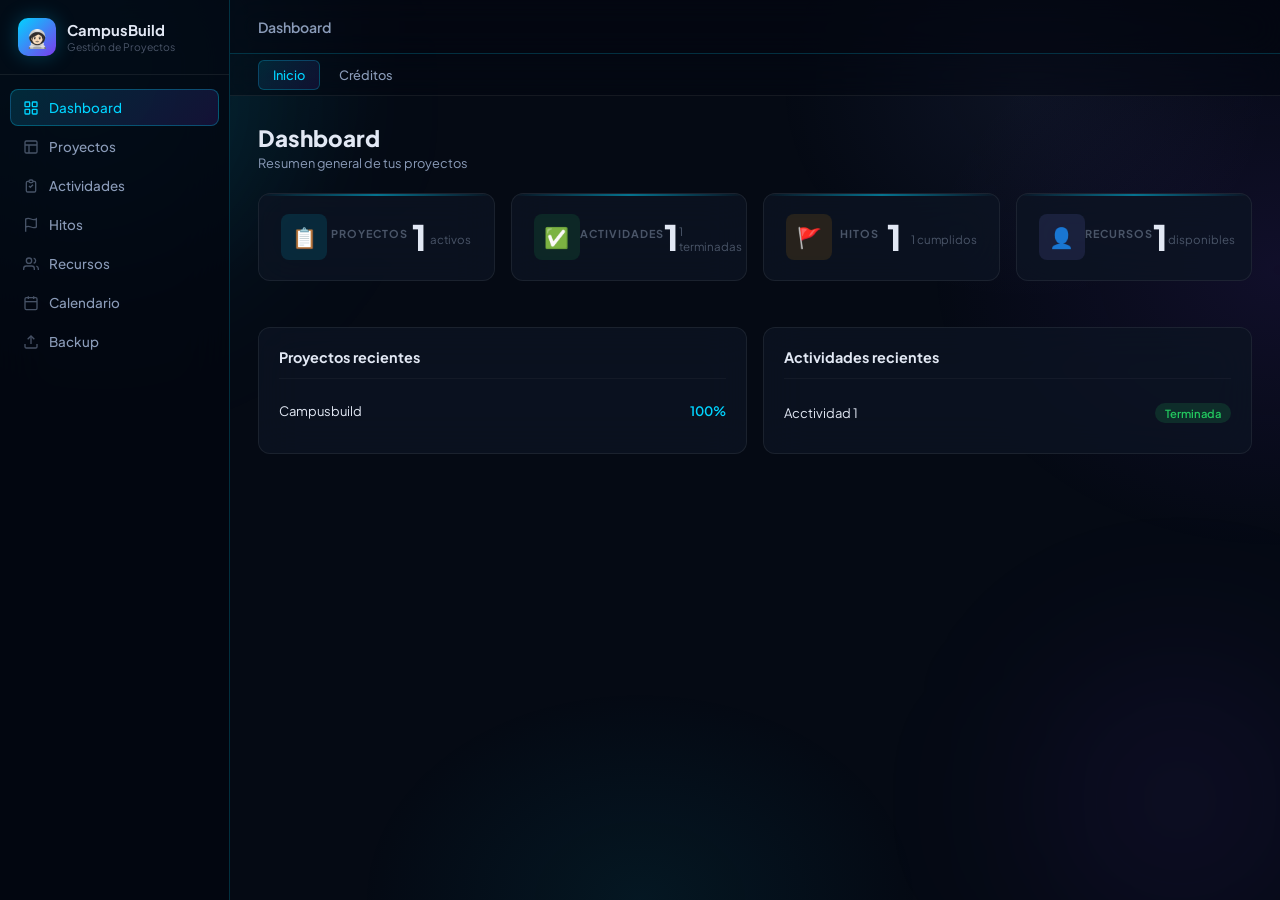
<file: html/index (2).html>
<!DOCTYPE html>
<html lang="es">

<head>
  <meta charset="UTF-8">
  <meta name="viewport" content="width=device-width, initial-scale=1.0">
  <link rel="shortcut icon" href="../img/icono_redondo.png" type="image/x-icon">
  <title>CampusBuild — Gestión de Proyectos</title>
  <link href="https://fonts.googleapis.com/css2?family=Plus+Jakarta+Sans:ital,wght@0,400;0,500;0,600;0,700;0,800;1,400&display=swap" rel="stylesheet">
  <link rel="stylesheet" href="../css/style1.css">
  <link rel="stylesheet" href="../css/dashboard.css">
  <link rel="stylesheet" href="../css/components.css">
  <link rel="stylesheet" href="../css/calendar.css">
  <link rel="stylesheet" href="../css/modals.css">
</head>

<body>

<!-- ═══════════════════ SIDEBAR ═══════════════════ -->
<div class="sidebar" id="sidebar">

  <div class="sidebar-logo">
    <div class="logo-icon">🧑🏻‍🚀</div>
    <div>
      <div class="logo-name">CampusBuild</div>
      <div class="logo-sub">Gestión de Proyectos</div>
    </div>
  </div>

  <nav class="nav">

    <div class="nav-item" onclick="navigate('dashboard'); closeSidebar()">
      <svg fill="none" viewBox="0 0 24 24" stroke="currentColor" stroke-width="2">
        <rect x="3" y="3" width="7" height="7" rx="1"/>
        <rect x="14" y="3" width="7" height="7" rx="1"/>
        <rect x="3" y="14" width="7" height="7" rx="1"/>
        <rect x="14" y="14" width="7" height="7" rx="1"/>
      </svg>
      Dashboard
    </div>

    <div class="nav-item" onclick="navigate('proyectos'); closeSidebar()">
      <svg fill="none" viewBox="0 0 24 24" stroke="currentColor" stroke-width="2">
        <rect x="3" y="3" width="18" height="18" rx="2"/>
        <path d="M3 9h18M9 21V9"/>
      </svg>
      Proyectos
    </div>

    <div class="nav-item" onclick="navigate('actividades'); closeSidebar()">
      <svg fill="none" viewBox="0 0 24 24" stroke="currentColor" stroke-width="2">
        <path d="M9 5H7a2 2 0 00-2 2v12a2 2 0 002 2h10a2 2 0 002-2V7a2 2 0 00-2-2h-2M9 5a2 2 0 002 2h2a2 2 0 002-2M9 5a2 2 0 012-2h2a2 2 0 012 2"/>
        <path d="M9 12l2 2 4-4"/>
      </svg>
      Actividades
    </div>

    <div class="nav-item" onclick="navigate('hitos'); closeSidebar()">
      <svg fill="none" viewBox="0 0 24 24" stroke="currentColor" stroke-width="2">
        <path d="M4 15s1-1 4-1 5 2 8 2 4-1 4-1V3s-1 1-4 1-5-2-8-2-4 1-4 1z"/>
        <line x1="4" y1="22" x2="4" y2="15"/>
      </svg>
      Hitos
    </div>

    <div class="nav-item" onclick="navigate('recursos'); closeSidebar()">
      <svg fill="none" viewBox="0 0 24 24" stroke="currentColor" stroke-width="2">
        <path d="M17 21v-2a4 4 0 00-4-4H5a4 4 0 00-4 4v2"/>
        <circle cx="9" cy="7" r="4"/>
        <path d="M23 21v-2a4 4 0 00-3-3.87"/>
        <path d="M16 3.13a4 4 0 010 7.75"/>
      </svg>
      Recursos
    </div>

    <div class="nav-item" onclick="navigate('calendario'); closeSidebar()">
      <svg fill="none" viewBox="0 0 24 24" stroke="currentColor" stroke-width="2">
        <rect x="3" y="4" width="18" height="18" rx="2"/>
        <line x1="16" y1="2" x2="16" y2="6"/>
        <line x1="8" y1="2" x2="8" y2="6"/>
        <line x1="3" y1="10" x2="21" y2="10"/>
      </svg>
      Calendario
    </div>

    <!-- ★ ÍTEM BACKUP — posición correcta: dentro del <nav class="nav"> -->
    <div class="nav-item" onclick="openModalBackup(); closeSidebar()">
      <svg fill="none" viewBox="0 0 24 24" stroke="currentColor" stroke-width="2">
        <path d="M21 15v4a2 2 0 01-2 2H5a2 2 0 01-2-2v-4"/>
        <polyline points="17 8 12 3 7 8"/>
        <line x1="12" y1="3" x2="12" y2="15"/>
      </svg>
      Backup
    </div>

  </nav>

</div>
<!-- Fin del sidebar -->

<div class="sidebar-overlay" id="sidebar-overlay" onclick="closeSidebar()"></div>

<!-- ═══════════════════ MAIN ═══════════════════ -->
<div class="main">

  <div class="topbar" id="topbar">
    <button class="hamburger-btn" id="hamburger-btn" onclick="toggleSidebar()" aria-label="Abrir menú">
      <svg fill="none" viewBox="0 0 24 24" stroke="currentColor" stroke-width="2">
        <line x1="3" y1="6" x2="21" y2="6"/>
        <line x1="3" y1="12" x2="21" y2="12"/>
        <line x1="3" y1="18" x2="21" y2="18"/>
      </svg>
    </button>
    <span id="topbar-title">Dashboard</span>
  </div>

  <div class="secondary-nav">
    <nav class="nav-links">
      <a href="../index.html" class="nav-link active">Inicio</a>
      <a href="../html/creditos.html" class="nav-link">Créditos</a>
    </nav>
  </div>

  <div class="content">

    <!-- ════════ DASHBOARD ════════ -->
    <div class="page active" id="page-dashboard">
      <div class="page-header">
        <div>
          <div class="page-title">Dashboard</div>
          <div class="page-subtitle">Resumen general de tus proyectos</div>
        </div>
      </div>
      <div class="stats-grid" id="stats-grid"></div>
      <div class="dash-row">
        <div class="dash-card">
          <div class="dash-card-title">Proyectos recientes</div>
          <div id="dash-projects"></div>
        </div>
        <div class="dash-card">
          <div class="dash-card-title">Actividades recientes</div>
          <div id="dash-activities"></div>
        </div>
      </div>
    </div>

    <!-- ════════ PROYECTOS ════════ -->
    <div class="page" id="page-proyectos">
      <div class="page-header">
        <div>
          <div class="page-title">Proyectos</div>
          <div class="page-subtitle">Gestiona tus proyectos de construcción</div>
        </div>
        <button class="btn-primary" onclick="openNewProyecto()">
          <svg fill="none" viewBox="0 0 24 24" stroke="currentColor" stroke-width="2.5">
            <line x1="12" y1="5" x2="12" y2="19"/><line x1="5" y1="12" x2="19" y2="12"/>
          </svg>
          Nuevo Proyecto
        </button>
      </div>
      <div class="projects-grid" id="projects-list"></div>
    </div>

    <!-- ════════ ACTIVIDADES ════════ -->
    <div class="page" id="page-actividades">
      <div class="page-header">
        <div>
          <div class="page-title">Actividades</div>
          <div class="page-subtitle">Tareas asignadas a cada proyecto</div>
        </div>
        <button class="btn-primary" onclick="openNewActividad()">
          <svg fill="none" viewBox="0 0 24 24" stroke="currentColor" stroke-width="2.5">
            <line x1="12" y1="5" x2="12" y2="19"/><line x1="5" y1="12" x2="19" y2="12"/>
          </svg>
          Nueva Actividad
        </button>
      </div>
      <div class="filter-row">
        <span class="filter-label">Filtrar por proyecto:</span>
        <select class="filter-select" id="act-filter" onchange="renderActividades()">
          <option value="">Todos</option>
        </select>
        <span class="filter-label" style="margin-left:8px">Estado:</span>
        <select class="filter-select" id="act-filter-status" onchange="renderActividades()">
          <option value="">Todos</option>
          <option>Pendiente</option>
          <option>En Proceso</option>
          <option>Terminada</option>
        </select>
      </div>
      <div id="activities-list"></div>
    </div>

    <!-- ════════ HITOS ════════ -->
    <div class="page" id="page-hitos">
      <div class="page-header">
        <div>
          <div class="page-title">Hitos</div>
          <div class="page-subtitle">Puntos clave de progreso del proyecto</div>
        </div>
        <button class="btn-primary" onclick="openNewHito()">
          <svg fill="none" viewBox="0 0 24 24" stroke="currentColor" stroke-width="2.5">
            <line x1="12" y1="5" x2="12" y2="19"/><line x1="5" y1="12" x2="19" y2="12"/>
          </svg>
          Nuevo Hito
        </button>
      </div>
      <div id="milestones-list"></div>
    </div>

    <!-- ════════ RECURSOS ════════ -->
    <div class="page" id="page-recursos">
      <div class="page-header">
        <div>
          <div class="page-title">Recursos Humanos</div>
          <div class="page-subtitle">Personal disponible para asignar a proyectos</div>
        </div>
        <button class="btn-primary" onclick="openNewRecurso()">
          <svg fill="none" viewBox="0 0 24 24" stroke="currentColor" stroke-width="2.5">
            <line x1="12" y1="5" x2="12" y2="19"/><line x1="5" y1="12" x2="19" y2="12"/>
          </svg>
          Nuevo Recurso
        </button>
      </div>
      <div class="table-wrap">
        <table>
          <thead>
            <tr>
              <th>ID</th>
              <th>Nombre</th>
              <th>Rol</th>
              <th>ARL</th>
              <th>Salario</th>
              <th style="width:80px"></th>
            </tr>
          </thead>
          <tbody id="resources-table"></tbody>
        </table>
      </div>
    </div>

    <!-- ════════ CALENDARIO ════════ -->
    <div class="page" id="page-calendario">
      <div class="page-header">
        <div>
          <div class="page-title">Calendario</div>
          <div class="page-subtitle">Cronograma visual de actividades</div>
        </div>
        <div class="cal-filter">
          <span>Proyecto:</span>
          <select id="cal-project-filter" onchange="renderCalendar()">
            <option value="">Todos</option>
          </select>
        </div>
      </div>
      <div class="cal-header">
        <button class="cal-nav-btn" onclick="changeMonth(-1)">
          <svg fill="none" viewBox="0 0 24 24" stroke="currentColor" stroke-width="2.5">
            <polyline points="15 18 9 12 15 6"/>
          </svg>
        </button>
        <div class="cal-month" id="cal-month-label">Abril 2026</div>
        <button class="cal-nav-btn" onclick="changeMonth(1)">
          <svg fill="none" viewBox="0 0 24 24" stroke="currentColor" stroke-width="2.5">
            <polyline points="9 18 15 12 9 6"/>
          </svg>
        </button>
      </div>
      <div class="cal-legend">
        <div class="cal-legend-item">
          <div class="cal-dot" style="background:var(--yellow)"></div>Pendiente
        </div>
        <div class="cal-legend-item">
          <div class="cal-dot" style="background:var(--blue)"></div>En Proceso
        </div>
        <div class="cal-legend-item">
          <div class="cal-dot" style="background:var(--green)"></div>Terminada
        </div>
      </div>
      <div class="cal-grid">
        <div class="cal-weekdays">
          <div class="cal-weekday">Dom</div>
          <div class="cal-weekday">Lun</div>
          <div class="cal-weekday">Mar</div>
          <div class="cal-weekday">Mié</div>
          <div class="cal-weekday">Jue</div>
          <div class="cal-weekday">Vie</div>
          <div class="cal-weekday">Sáb</div>
        </div>
        <div class="cal-days" id="cal-days"></div>
      </div>
    </div>

  </div>
</div>

<!-- ═══════════════════ TOAST CONTAINER ═══════════════════ -->
<div class="toast-container" id="toast-container"></div>


<!-- ═══════════════════ MODALES ═══════════════════ -->

<!-- MODAL: Proyecto -->
<div class="modal-overlay" id="modal-proyecto">
  <div class="modal">
    <div class="modal-header">
      <div class="modal-title" id="modal-proyecto-title">Nuevo Proyecto</div>
      <button class="modal-close" onclick="closeModal('modal-proyecto')">✕</button>
    </div>
    <div class="form-group">
      <label class="form-label required">Nombre</label>
      <input type="text" class="form-input" id="p-nombre" placeholder="Nombre del proyecto" maxlength="80">
    </div>
    <div class="form-group">
      <label class="form-label">Descripción</label>
      <textarea class="form-textarea" id="p-desc" placeholder="Descripción del proyecto" maxlength="300"></textarea>
    </div>
    <div class="form-row">
      <div class="form-group">
        <label class="form-label required">Fecha Inicio</label>
        <input type="date" class="form-input" id="p-inicio" onchange="actualizarMinFechaFin()">
      </div>
      <div class="form-group">
        <label class="form-label required">Fecha Fin</label>
        <input type="date" class="form-input" id="p-fin">
        <small class="field-hint" id="p-fin-hint">La fecha fin no puede ser anterior a la fecha de inicio.</small>
      </div>
    </div>
    <input type="hidden" id="p-edit-id">
    <button class="btn-submit" id="btn-save-proyecto" onclick="saveProyecto()">Crear Proyecto</button>
  </div>
</div>

<!-- MODAL: Actividad -->
<div class="modal-overlay" id="modal-actividad">
  <div class="modal">
    <div class="modal-header">
      <div class="modal-title" id="modal-actividad-title">Nueva Actividad</div>
      <button class="modal-close" onclick="closeModal('modal-actividad')">✕</button>
    </div>
    <div class="form-group">
      <label class="form-label required">Nombre</label>
      <input type="text" class="form-input" id="a-nombre" placeholder="Nombre de la actividad" maxlength="80">
    </div>
    <div class="form-group">
      <label class="form-label required">Proyecto</label>
      <select class="form-select" id="a-proyecto">
        <option value="">Seleccionar proyecto</option>
      </select>
    </div>
    <div class="form-group">
      <label class="form-label">Responsable</label>
      <select class="form-select" id="a-responsable">
        <option value="">Seleccionar recurso</option>
      </select>
    </div>
    <div class="form-row">
      <div class="form-group">
        <label class="form-label required">Fecha Inicio</label>
        <input type="date" class="form-input" id="a-inicio">
      </div>
      <div class="form-group">
        <label class="form-label">Duración (días)</label>
        <input type="number" class="form-input" id="a-duracion" value="1" min="1" max="365">
      </div>
    </div>
    <div class="form-group">
      <label class="form-label">Estado</label>
      <select class="form-select" id="a-estado">
        <option>Pendiente</option>
        <option>En Proceso</option>
        <option>Terminada</option>
      </select>
      <small class="field-hint" id="a-estado-hint" style="display:none">
        ⚠️ No puedes crear una actividad directamente como "Terminada". Inicia con Pendiente o En Proceso.
      </small>
    </div>
    <input type="hidden" id="a-edit-id">
    <button class="btn-submit" id="btn-save-actividad" onclick="saveActividad()">Crear Actividad</button>
  </div>
</div>

<!-- MODAL: Hito -->
<div class="modal-overlay" id="modal-hito">
  <div class="modal">
    <div class="modal-header">
      <div class="modal-title" id="modal-hito-title">Nuevo Hito</div>
      <button class="modal-close" onclick="closeModal('modal-hito')">✕</button>
    </div>
    <div class="form-group">
      <label class="form-label required">Nombre</label>
      <input type="text" class="form-input" id="h-nombre" placeholder="Nombre del hito" maxlength="80">
    </div>
    <div class="form-group">
      <label class="form-label">Descripción</label>
      <textarea class="form-textarea" id="h-desc" placeholder="Descripción del hito" maxlength="300"></textarea>
    </div>
    <div class="form-group">
      <label class="form-label required">Proyecto</label>
      <select class="form-select" id="h-proyecto">
        <option value="">Seleccionar proyecto</option>
      </select>
    </div>
    <div class="form-group">
      <label class="form-label">Estado</label>
      <select class="form-select" id="h-estado">
        <option>Pendiente</option>
        <option>Cumplido</option>
      </select>
    </div>
    <input type="hidden" id="h-edit-id">
    <button class="btn-submit" id="btn-save-hito" onclick="saveHito()">Crear Hito</button>
  </div>
</div>

<!-- MODAL: Recurso -->
<div class="modal-overlay" id="modal-recurso">
  <div class="modal">
    <div class="modal-header">
      <div class="modal-title" id="modal-recurso-title">Nuevo Recurso</div>
      <button class="modal-close" onclick="closeModal('modal-recurso')">✕</button>
    </div>
    <div class="form-row">
      <div class="form-group">
        <label class="form-label required">Identificación</label>
        <input type="text" class="form-input" id="r-id" placeholder="Número de ID" maxlength="15">
      </div>
      <div class="form-group">
        <label class="form-label required">Nombre completo</label>
        <input type="text" class="form-input" id="r-nombre" placeholder="Nombre completo" maxlength="80">
      </div>
    </div>
    <div class="form-row">
      <div class="form-group">
        <label class="form-label">Fecha de Nacimiento</label>
        <input type="date" class="form-input" id="r-nacimiento" onchange="validarNacimiento()">
        <small class="field-hint" id="r-nac-hint">Solo se permiten personas nacidas hasta el año 2008.</small>
      </div>
      <div class="form-group">
        <label class="form-label">Tipo de Sangre</label>
        <select class="form-select" id="r-sangre">
          <option value="">Seleccionar</option>
          <option>A+</option><option>A-</option>
          <option>B+</option><option>B-</option>
          <option>AB+</option><option>AB-</option>
          <option>O+</option><option>O-</option>
        </select>
      </div>
    </div>
    <div class="form-row">
      <div class="form-group">
        <label class="form-label">ARL</label>
        <input type="text" class="form-input" id="r-arl" placeholder="Ej: SURA" maxlength="40">
      </div>
      <div class="form-group">
        <label class="form-label">Género</label>
        <select class="form-select" id="r-genero">
          <option value="">Seleccionar</option>
          <option>Masculino</option>
          <option>Femenino</option>
          <option>Otro</option>
        </select>
      </div>
    </div>
    <div class="form-row">
      <div class="form-group">
        <label class="form-label">Salario</label>
        <input type="number" class="form-input" id="r-salario" value="0" min="0">
      </div>
      <div class="form-group">
        <label class="form-label required">Rol</label>
        <select class="form-select" id="r-rol">
          <option value="">Seleccionar</option>
          <option>Ingeniero</option>
          <option>Arquitecto</option>
          <option>Obrero</option>
          <option>Supervisor</option>
          <option>Administrador</option>
          <option>Diseñador</option>
          <option>Técnico</option>
        </select>
      </div>
    </div>
    <input type="hidden" id="r-edit-id">
    <button class="btn-submit" id="btn-save-recurso" onclick="saveRecurso()">Crear Recurso</button>
  </div>
</div>

<!-- MODAL: Confirmar Eliminación -->
<div class="modal-overlay" id="modal-confirm">
  <div class="modal confirm-modal">
    <div class="confirm-icon">🗑️</div>
    <div class="confirm-title">¿Eliminar este elemento?</div>
    <div class="confirm-msg" id="confirm-msg">Esta acción no se puede deshacer.</div>
    <div class="confirm-btns">
      <button class="btn-cancel" onclick="closeModal('modal-confirm')">Cancelar</button>
      <button class="btn-danger" id="confirm-ok-btn">Eliminar</button>
    </div>
  </div>
</div>

<!-- ★ MODAL: Backup (Exportar / Importar) -->
<div class="modal-overlay" id="modal-backup">
  <div class="modal" style="width:530px; max-width:95vw;">
    <div class="modal-header">
      <div class="modal-title">💾 Exportar / Importar datos</div>
      <button class="modal-close" onclick="closeModal('modal-backup')">✕</button>
    </div>
    <div class="form-group">
      <label class="form-label">Datos actuales en el sistema</label>
      <div id="backup-summary" style="display:grid;grid-template-columns:repeat(auto-fit,minmax(110px,1fr));gap:8px;margin-top:4px;"></div>
    </div>
    <!-- EXPORTAR -->
    <div style="background:var(--surface2);border:1px solid var(--border);border-radius:var(--radius-sm);padding:16px;margin-bottom:14px;">
      <div style="display:flex;align-items:flex-start;gap:12px;margin-bottom:12px">
        <span style="font-size:22px;line-height:1">📤</span>
        <div>
          <div style="font-size:0.88rem;font-weight:700;color:var(--text);margin-bottom:2px">Exportar datos</div>
          <div style="font-size:0.74rem;color:var(--text-muted)">Descarga un archivo .json con todos los proyectos, actividades, hitos y recursos.</div>
        </div>
      </div>
      <button class="btn-submit" onclick="exportarDatos()" style="margin-top:0">📥 Descargar backup (.json)</button>
    </div>
    <!-- IMPORTAR -->
    <div style="background:var(--surface2);border:1px solid var(--border);border-radius:var(--radius-sm);padding:16px;">
      <div style="display:flex;align-items:flex-start;gap:12px;margin-bottom:12px">
        <span style="font-size:22px;line-height:1">📂</span>
        <div>
          <div style="font-size:0.88rem;font-weight:700;color:var(--text);margin-bottom:2px">Importar datos</div>
          <div style="font-size:0.74rem;color:var(--text-muted)">Carga un archivo .json exportado previamente. Se validará la estructura y los duplicados se omitirán automáticamente.</div>
        </div>
      </div>
      <input type="file" id="import-file-input" accept=".json,application/json" style="display:none"
        onchange="
          const f=this.files[0];
          document.getElementById('import-file-name').textContent = f ? f.name : 'Ningún archivo seleccionado';
          document.getElementById('btn-importar').disabled = !f;
          const ra=document.getElementById('import-result');
          ra.style.display='none'; ra.innerHTML='';
        ">
      <div style="display:flex;align-items:center;gap:10px;margin-bottom:10px;flex-wrap:wrap">
        <button class="btn-cancel" style="flex:0 0 auto" onclick="document.getElementById('import-file-input').click()">
          Seleccionar archivo
        </button>
        <span id="import-file-name" style="font-size:0.78rem;color:var(--text-muted);overflow:hidden;text-overflow:ellipsis;white-space:nowrap;flex:1;min-width:0;">
          Ningún archivo seleccionado
        </span>
      </div>
      <button id="btn-importar" class="btn-submit" disabled
        style="margin-top:0;background:linear-gradient(135deg,#22c55e,#16a34a);"
        onclick="
          const f=document.getElementById('import-file-input').files[0];
          if(!f){toast('Selecciona un archivo .json primero','error');return;}
          importarDatos(f);
        ">
        Importar datos
      </button>
      <div id="import-result" style="display:none"></div>
    </div>
  </div>
</div>


<!-- ═══════════════════ SCRIPTS — orden crítico ═══════════════════ -->
<script src="../js/store.js"></script>
<script src="../js/ui.js"></script>
<script src="../js/dashboard.js"></script>
<script src="../js/proyectos.js"></script>
<script src="../js/actividades.js"></script>
<script src="../js/hitos.js"></script>
<script src="../js/recursos.js"></script>
<script src="../js/calendario.js"></script>
<script src="../js/main.js"></script>
<script src="../js/validaciones.js"></script>
<script src="../js/backup.js"></script>

</body>
</html>
</file>
<file: css/style1.css>
/* ═══════════════════════════════════════════
   CampusBuild — style1.css
   Contiene: variables globales, reset, fondo animado,
   layout principal, sidebar, topbar, botones, badges,
   progress bar, tabla, filtros y responsive.
   Diseño: glassmorphism oscuro con luces orb animadas.
═══════════════════════════════════════════ */

/* ══════════════════════════
   VARIABLES GLOBALES
   Define todos los colores, tamaños y sombras
   usados en toda la aplicación.
══════════════════════════ */
:root {
  /* ── Fondos principales (escala oscura azul-negra) ── */
  --bg:              #050a14;        /* Fondo base de la app, casi negro azulado */
  --bg-deep:         #030710;        /* Fondo más profundo para sidebar y topbar */
  --surface:         rgba(13,20,35,0.75);   /* Superficie de cards con transparencia */
  --surface2:        rgba(18,28,50,0.8);    /* Superficie secundaria, hover de inputs */
  --surface3:        rgba(25,38,65,0.85);   /* Superficie terciaria, hover de botones */

  /* ── Bordes con transparencia ── */
  --border:          rgba(255,255,255,0.07);   /* Borde sutil estándar */
  --border-lite:     rgba(255,255,255,0.04);   /* Borde muy sutil para separadores */
  --border2:         rgba(255,255,255,0.1);    /* Borde con más contraste */
  --border-accent:   rgba(0,212,255,0.2);      /* Borde con acento cian para elementos activos */

  /* ── Texto ── */
  --text:            #e2e8f4;        /* Texto principal, casi blanco */
  --text-dim:        #8a9bb8;        /* Texto secundario, gris azulado */
  --text-muted:      #4a5568;        /* Texto apagado, labels y metadatos */

  /* ── Acento principal: gradiente cian → violeta ── */
  --accent-1:        #00d4ff;        /* Cian brillante para elementos activos */
  --accent-2:        #7c3aed;        /* Violeta para el degradado del acento */
  --orange:          #00d4ff;        /* Mantiene compatibilidad con clases .btn-primary */
  --orange-hover:    #00b8e0;        /* Hover del acento principal */
  --orange-bg:       rgba(0,212,255,0.12);     /* Fondo translúcido del acento */
  --orange-border:   rgba(0,212,255,0.25);     /* Borde del acento */

  /* ── Colores de iconos en stat cards ── */
  --icon-orange-bg:  rgba(0,212,255,0.15);
  --icon-orange:     #00d4ff;
  --icon-blue-bg:    rgba(129,140,248,0.15);
  --icon-blue:       #818cf8;
  --icon-red-bg:     rgba(239,68,68,0.15);
  --icon-red:        #ef4444;
  --icon-teal-bg:    rgba(20,184,166,0.15);
  --icon-teal:       #14b8a6;

  /* ── Colores de estado (actividades, hitos) ── */
  --green:           #22c55e;
  --green-light:     rgba(34,197,94,0.15);
  --blue:            #60a5fa;
  --blue-light:      rgba(96,165,250,0.15);
  --yellow:          #f59e0b;
  --yellow-light:    rgba(245,158,11,0.15);
  --red:             #ef4444;
  --red-light:       rgba(239,68,68,0.15);

  /* ── Colores de badges (etiquetas de estado) ── */
  --badge-yellow:    #f59e0b;
  --badge-yellow-bg: rgba(245,158,11,0.15);
  --badge-blue:      #60a5fa;
  --badge-blue-bg:   rgba(96,165,250,0.15);
  --badge-green:     #22c55e;
  --badge-green-bg:  rgba(34,197,94,0.15);
  --badge-orange:    #f97316;
  --badge-orange-bg: rgba(249,115,22,0.15);

  /* ── Colores de barras de progreso ── */
  --bar-yellow:      #f59e0b;
  --bar-blue:        #60a5fa;
  --bar-green:       #22c55e;

  /* ── Medidas de layout ── */
  --sidebar-w:  230px;           /* Ancho fijo del sidebar izquierdo */
  --topbar-h:   54px;            /* Altura de la barra superior */
  --radius:     12px;            /* Radio de borde para cards principales */
  --radius-sm:  8px;             /* Radio de borde para elementos pequeños */

  /* ── Sombras ── */
  --shadow:     0 4px 24px rgba(0,0,0,0.5);
  --shadow-lg:  0 8px 40px rgba(0,0,0,0.7);
}

/* ══════════════════════════
   RESET GLOBAL
   Elimina márgenes/paddings por defecto del navegador
   y aplica box-sizing para un layout predecible.
══════════════════════════ */
*, *::before, *::after { margin:0; padding:0; box-sizing:border-box; }
html { scroll-behavior: smooth; }

/* ══════════════════════════
   BODY
   Fondo oscuro base, tipografía principal y layout flex.
══════════════════════════ */
body {
  font-family: 'Plus Jakarta Sans', system-ui, sans-serif;
  background: var(--bg);                /* Fondo oscuro azulado */
  color: var(--text);
  display: flex;
  min-height: 100vh;
  font-size: 14px;
  position: relative;
  overflow-x: hidden;
}

/* ══════════════════════════
   FONDO ANIMADO — LUCES ORB
   Crea el efecto de esferas de luz flotantes (orbs) que
   se mueven suavemente en el fondo de toda la app.
   Usa position:fixed para cubrir toda la pantalla.
══════════════════════════ */

/* Contenedor que abarca toda la pantalla detrás del contenido */
body::before {
  content: '';
  position: fixed;
  inset: 0;
  z-index: 0;
  pointer-events: none;   /* No interfiere con clics del usuario */

  /* Múltiples gradientes radiales simulando "luces" de colores */
  background:
    radial-gradient(ellipse 600px 500px at 0% 0%,   rgba(0,212,255,0.12) 0%, transparent 70%),
    radial-gradient(ellipse 500px 400px at 100% 30%, rgba(124,58,237,0.1) 0%, transparent 70%),
    radial-gradient(ellipse 400px 300px at 50% 100%, rgba(6,182,212,0.08) 0%, transparent 70%),
    radial-gradient(ellipse 350px 300px at 80% 10%,  rgba(129,140,248,0.07) 0%, transparent 70%);
}

/* Orb 1 — cian, esquina superior izquierda, movimiento lento */
body::after {
  content: '';
  position: fixed;
  width: 500px; height: 500px;
  border-radius: 50%;
  top: -150px; left: -150px;
  background: radial-gradient(circle, rgba(0,212,255,0.15), transparent 70%);
  filter: blur(80px);
  pointer-events: none;
  z-index: 0;
  animation: orbFloat1 12s ease-in-out infinite;  /* Animación suave infinita */
}

/* Animación del orb: traslación suave en X e Y */
@keyframes orbFloat1 {
  0%, 100% { transform: translate(0, 0); }
  33%       { transform: translate(40px, -30px); }
  66%       { transform: translate(-20px, 30px); }
}

/* Clase extra para el orb violeta (agregado via JS en main.js) */
.orb-purple {
  position: fixed;
  width: 400px; height: 400px;
  border-radius: 50%;
  bottom: -100px; right: -100px;
  background: radial-gradient(circle, rgba(124,58,237,0.12), transparent 70%);
  filter: blur(80px);
  pointer-events: none;
  z-index: 0;
  animation: orbFloat2 15s ease-in-out infinite;
}

@keyframes orbFloat2 {
  0%, 100% { transform: translate(0, 0); }
  50%       { transform: translate(-30px, -40px); }
}

/* Asegura que todos los elementos principales queden ENCIMA del fondo */
.sidebar, .main { position: relative; z-index: 1; }

/* ══════════════════════════
   SIDEBAR
   Panel de navegación lateral izquierdo con efecto
   glassmorphism (cristal translúcido con blur).
══════════════════════════ */
.sidebar {
  width: var(--sidebar-w);
  background: rgba(3,7,16,0.82);        /* Fondo semi-transparente oscuro */
  backdrop-filter: blur(24px);           /* Desenfoque del fondo → efecto cristal */
  -webkit-backdrop-filter: blur(24px);   /* Soporte para Safari */
  border-right: 1px solid var(--border-accent);  /* Borde cian tenue a la derecha */
  display: flex;
  flex-direction: column;
  position: fixed;                        /* Fijo, no se mueve al hacer scroll */
  top: 0; left: 0;
  height: 100vh;
  z-index: 100;
}

/* ── Logo / header del sidebar ── */
.sidebar-logo {
  display: flex;
  align-items: center;
  gap: 11px;
  padding: 18px;
  border-bottom: 1px solid var(--border);
}

/* Cuadrado del icono del logo con gradiente */
.logo-icon {
  width: 38px; height: 38px;
  background: linear-gradient(135deg, var(--accent-1), var(--accent-2));
  border-radius: 10px;
  display: flex; align-items: center; justify-content: center;
  font-size: 18px;
  flex-shrink: 0;
  box-shadow: 0 0 20px rgba(0,212,255,0.25);   /* Brillo suave debajo del logo */
}

.logo-name { font-size: 0.92rem; font-weight: 700; color: var(--text); }
.logo-sub  { font-size: 0.65rem; color: var(--text-muted); margin-top: 1px; }

/* Contenedor de los nav items */
.nav {
  flex: 1;
  padding: 14px 10px;
  display: flex;
  flex-direction: column;
  gap: 2px;
  overflow-y: auto;
}

/* Cada ítem del menú de navegación */
.nav-item {
  display: flex;
  align-items: center;
  gap: 10px;
  padding: 9px 12px;
  border-radius: var(--radius-sm);
  color: var(--text-dim);
  font-size: 0.84rem;
  font-weight: 500;
  cursor: pointer;
  border: 1px solid transparent;         /* Borde invisible por defecto */
  background: none;
  width: 100%;
  text-align: left;
  font-family: inherit;
  transition: background 0.2s, color 0.2s, border-color 0.2s;
}

.nav-item svg {
  width: 16px; height: 16px;
  flex-shrink: 0;
  opacity: 0.5;
  transition: opacity 0.15s;
}

/* Hover: fondo translúcido sutil */
.nav-item:hover        { background: rgba(0,212,255,0.07); color: var(--text); border-color: rgba(0,212,255,0.1); }
.nav-item:hover svg    { opacity: 1; }

/* Estado activo: gradiente de acento cian→violeta */
.nav-item.active {
  background: linear-gradient(135deg, rgba(0,212,255,0.15), rgba(124,58,237,0.15));
  color: var(--accent-1);
  border-color: rgba(0,212,255,0.3);
}
.nav-item.active svg { opacity: 1; }

/* ══════════════════════════
   LAYOUT PRINCIPAL
   El .main empuja su contenido a la derecha del sidebar.
══════════════════════════ */
.main {
  margin-left: var(--sidebar-w);    /* Desplaza el contenido para no tapar el sidebar fijo */
  flex: 1;
  display: flex;
  flex-direction: column;
  min-height: 100vh;
}

/* ── Barra superior ── */
.topbar {
  height: var(--topbar-h);
  background: rgba(3,7,16,0.7);           /* Semi-transparente para ver las luces del fondo */
  backdrop-filter: blur(16px);
  -webkit-backdrop-filter: blur(16px);
  border-bottom: 1px solid var(--border-accent);
  display: flex;
  align-items: center;
  padding: 0 28px;
  position: sticky;                         /* Se queda pegado al top al hacer scroll */
  top: 0;
  z-index: 90;
  font-size: 0.88rem;
  font-weight: 600;
  color: var(--text-dim);
}

/* Área de contenido de cada página */
.content {
  flex: 1;
  padding: 28px;
  display: flex;
  flex-direction: column;
  gap: 22px;
}

/* ══════════════════════════
   PÁGINAS
   Solo la página activa es visible (display: contents).
══════════════════════════ */
.page         { display: none; }
.page.active  { display: contents; }   /* "contents" hereda el gap del flex parent */

/* ══════════════════════════
   ENCABEZADO DE SECCIÓN
   Título + subtítulo + botón de acción (Nuevo...)
══════════════════════════ */
.page-header {
  display: flex;
  align-items: center;
  justify-content: space-between;
  gap: 16px;
}

.page-title    { font-size: 1.4rem; font-weight: 800; color: var(--text); }
.page-subtitle { font-size: 0.8rem; color: var(--text-dim); margin-top: 3px; }

/* ══════════════════════════
   BOTONES
══════════════════════════ */

/* Botón primario: fondo de acento con gradiente */
.btn-primary {
  display: flex;
  align-items: center;
  gap: 6px;
  padding: 9px 18px;
  background: linear-gradient(135deg, var(--accent-1), var(--accent-2));
  color: #fff;
  border: none;
  border-radius: var(--radius-sm);
  font-size: 0.82rem;
  font-weight: 700;
  cursor: pointer;
  font-family: inherit;
  transition: opacity 0.15s, transform 0.1s;
  box-shadow: 0 0 20px rgba(0,212,255,0.2);   /* Brillo del botón */
}
.btn-primary svg { width: 13px; height: 13px; }
.btn-primary:hover { opacity: 0.88; transform: translateY(-1px); }

/* Botón de submit dentro de modales */
.btn-submit {
  width: 100%;
  padding: 11px;
  background: linear-gradient(135deg, var(--accent-1), var(--accent-2));
  color: #fff;
  border: none;
  border-radius: var(--radius-sm);
  font-size: 0.88rem;
  font-weight: 700;
  cursor: pointer;
  font-family: inherit;
  margin-top: 6px;
  transition: opacity 0.15s;
  box-shadow: 0 0 20px rgba(0,212,255,0.15);
}
.btn-submit:hover { opacity: 0.88; }

/* Botón cancelar en modales */
.btn-cancel {
  flex: 1;
  padding: 10px;
  background: var(--surface2);
  color: var(--text-dim);
  border: 1px solid var(--border);
  border-radius: var(--radius-sm);
  font-size: 0.84rem;
  font-weight: 600;
  cursor: pointer;
  font-family: inherit;
  transition: background 0.15s;
}
.btn-cancel:hover { background: var(--surface3); color: var(--text); }

/* Botón de acción destructiva (eliminar) */
.btn-danger {
  flex: 1;
  padding: 10px;
  background: var(--red);
  color: #fff;
  border: none;
  border-radius: var(--radius-sm);
  font-size: 0.84rem;
  font-weight: 600;
  cursor: pointer;
  font-family: inherit;
  transition: background 0.15s;
}
.btn-danger:hover { background: #dc2626; }

/* Botón de ícono pequeño (editar / eliminar en filas) */
.icon-btn {
  width: 32px; height: 32px;
  border-radius: var(--radius-sm);
  background: var(--surface2);
  border: 1px solid var(--border);
  cursor: pointer;
  display: flex; align-items: center; justify-content: center;
  color: var(--text-dim);
  transition: background 0.15s, color 0.15s, border-color 0.15s;
  backdrop-filter: blur(8px);
}
.icon-btn svg           { width: 14px; height: 14px; }
.icon-btn:hover         { background: rgba(0,212,255,0.1); color: var(--accent-1); border-color: var(--border-accent); }
.icon-btn.danger:hover  { background: var(--red-light); color: var(--red); border-color: var(--red); }

/* ══════════════════════════
   BADGES (etiquetas de estado)
   Pequeñas píldoras de color para indicar
   el estado de actividades e hitos.
══════════════════════════ */
.badge {
  display: inline-flex;
  align-items: center;
  padding: 3px 10px;
  border-radius: 99px;
  font-size: 0.7rem;
  font-weight: 600;
  white-space: nowrap;
}
.badge-yellow  { background: var(--badge-yellow-bg);  color: var(--badge-yellow); }
.badge-blue    { background: var(--badge-blue-bg);    color: var(--badge-blue); }
.badge-green   { background: var(--badge-green-bg);   color: var(--badge-green); }
.badge-orange  { background: var(--badge-orange-bg);  color: var(--badge-orange); }

/* ══════════════════════════
   PROGRESS BAR
   Barra de progreso con degradado animado.
══════════════════════════ */
.progress-bar {
  height: 4px;
  background: rgba(255,255,255,0.06);
  border-radius: 99px;
  overflow: hidden;
  margin-top: 10px;
}
.progress-fill {
  height: 100%;
  border-radius: 99px;
  background: linear-gradient(90deg, var(--accent-1), var(--accent-2));  /* Gradiente cian→violeta */
  transition: width 0.6s ease;
}

/* ══════════════════════════
   FILTER ROW
   Fila de filtros con selects para filtrar listas.
══════════════════════════ */
.filter-row {
  display: flex;
  align-items: center;
  gap: 10px;
  flex-wrap: wrap;
}
.filter-label  { font-size: 13px; color: var(--text-dim); }
.filter-select {
  background: var(--surface2);
  backdrop-filter: blur(8px);
  border: 1px solid var(--border);
  border-radius: var(--radius-sm);
  color: var(--text);
  padding: 7px 12px;
  font-size: 13px;
  font-family: inherit;
  cursor: pointer;
  outline: none;
  transition: border-color 0.2s;
}
.filter-select:focus { border-color: var(--accent-1); box-shadow: 0 0 0 3px var(--orange-bg); }

/* ══════════════════════════
   EMPTY STATE
   Mensaje cuando no hay datos que mostrar.
══════════════════════════ */
.empty-state      { text-align: center; padding: 40px 20px; }
.empty-state-icon { font-size: 36px; margin-bottom: 10px; }
.empty-state-text { font-size: 0.84rem; color: var(--text-muted); }

/* ══════════════════════════
   TABLE
   Tabla de recursos con fondo glassmorphism.
══════════════════════════ */
.table-wrap {
  background: var(--surface);
  backdrop-filter: blur(16px);
  -webkit-backdrop-filter: blur(16px);
  border: 1px solid var(--border);
  border-radius: var(--radius);
  overflow: hidden;
}
table            { width: 100%; border-collapse: collapse; }
th {
  padding: 12px 16px;
  text-align: left;
  font-size: 11px;
  font-weight: 700;
  color: var(--text-muted);
  text-transform: uppercase;
  letter-spacing: 0.06em;
  background: rgba(3,7,16,0.6);          /* Cabecera más oscura */
  border-bottom: 1px solid var(--border);
}
td {
  padding: 13px 16px;
  font-size: 13px;
  border-bottom: 1px solid var(--border-lite);
}
tr:last-child td { border-bottom: none; }
tr:hover td      { background: rgba(0,212,255,0.04); }   /* Hover sutil en filas */
/* ══════════════════════════
   NAV SECUNDARIA
   Barra de navegación con links Inicio/Créditos
══════════════════════════ */
.secondary-nav {
  background: rgba(3,7,16,0.5);
  backdrop-filter: blur(12px);
  -webkit-backdrop-filter: blur(12px);
  border-bottom: 1px solid var(--border);
  padding: 0 28px;
  height: 42px;
  display: flex;
  align-items: center;
}

.nav-links {
  display: flex;
  gap: 4px;
}

.nav-link {
  padding: 6px 14px;
  border-radius: 6px;
  color: var(--text-dim);
  font-size: 0.8rem;
  font-weight: 500;
  text-decoration: none;
  transition: all 0.2s;
  border: 1px solid transparent;
}

.nav-link:hover {
  background: rgba(0,212,255,0.08);
  color: var(--text);
  border-color: rgba(0,212,255,0.15);
}

.nav-link.active {
  background: linear-gradient(135deg, rgba(0,212,255,0.12), rgba(124,58,237,0.12));
  color: var(--accent-1);
  border-color: rgba(0,212,255,0.25);
}
/* ══════════════════════════
   RESPONSIVE
   Ajustes para pantallas pequeñas.
══════════════════════════ */
/* ══════════════════════════
RESPONSIVE - BARRA INFERIOR
Ajustes para pantallas móviles.
Transforma el sidebar en una barra inferior.
══════════════════════════ */
/* ── 1. TABLETS Y PANTALLAS MEDIANAS (Hasta 1024px) ── */
@media (max-width: 1024px) {
  :root { 
    --sidebar-w: 200px; /* Reducimos un poco el sidebar */
  }
  
  .content {
    padding: 20px; /* Menos espacio en blanco */
  }

  /* Las tablas deben poder deslizarse si no caben */
  .table-wrap {
    overflow-x: auto;
    -webkit-overflow-scrolling: touch;
  }
}

/* ── 2. MÓVILES (Hasta 768px - Cubre desde 393px) ── */
@media (max-width: 768px) {
  :root { 
    --sidebar-w: 0px; 
  }

  /* ── Barra Superior y Contenido ── */
  .topbar {
    padding: 0 16px; /* Liberar espacio lateral en pantallas pequeñas */
  }
  
  .main {
    margin-left: 0; 
    padding-bottom: 70px; /* Espacio exacto para la barra inferior */
  }

  .content {
    padding: 16px;
  }

  /* ── Encabezados de página y botones ── */
  .page-header {
    flex-direction: column;
    align-items: flex-start;
    gap: 12px;
  }

  .page-header .btn-primary {
    width: 100%; /* Botones de acción ocupan todo el ancho en móvil */
    justify-content: center;
  }

  /* ── Navegación Inferior (Sidebar transformado) ── */
  .sidebar {
    display: flex !important; 
    position: fixed;
    bottom: 0;
    top: auto;
    left: 0;
    width: 100%;
    height: 65px; 
    flex-direction: row; 
    justify-content: space-between; 
    align-items: center;
    background: rgba(5, 10, 20, 0.95); 
    backdrop-filter: blur(12px);
    border-right: none;
    border-top: 1px solid var(--border-accent); 
    padding: 0 10px; /* Pequeño padding lateral para que los iconos no toquen los bordes en 393px */
    z-index: 1000;
  }

  .sidebar-logo { display: none !important; }

  .nav {
    flex-direction: row;
    width: 100%;
    padding: 0;
    justify-content: space-between; /* Distribuye uniformemente */
    overflow: hidden;
    gap: 0;
  }

  .nav-item {
    flex-direction: column; 
    padding: 6px 4px;
    font-size: 9px; /* Fuente más pequeña para que quepan 6 items en 393px */
    gap: 4px;
    border-radius: var(--radius-sm);
    width: auto;
    background: none;
    border: none;
    text-align: center;
  }

  .nav-item svg {
    width: 20px; 
    height: 20px;
    opacity: 0.7;
    margin: 0 auto;
  }

  .nav-item.active { 
    background: rgba(0,212,255,0.08); 
    color: var(--accent-1);
  }

  /* ── Formularios en Modales (Para evitar que se aplasten en 393px) ── */
  .form-row {
    display: flex;
    flex-direction: column;
    gap: 0;
  }

  /* ── Grid de Estadísticas ── */
  .stats-grid {
    display: grid !important;
    grid-template-columns: repeat(2, 1fr); 
    gap: 12px;
    margin-bottom: 20px;
  }

  .stat-card {
    flex-direction: column; 
    align-items: flex-start;
    padding: 12px; 
    gap: 8px;
  }

  .stat-icon {
    width: 32px !important; 
    height: 32px !important;
    font-size: 14px;
  }

  /* ── Calendario ── */
  .calendar-container {
    width: 100%;
    overflow-x: auto;
    -webkit-overflow-scrolling: touch;
  }

  .calendar-container table {
    min-width: 500px; /* Fuerza el scroll horizontal en vez de aplastar las celdas */
  }
}
</file>
<file: css/dashboard.css>
/* ═══════════════════════════════════
   dashboard.css
   Estilos específicos del Dashboard:
   - Grid de stat cards con borde de acento superior
   - Sección de dash-row con dos columnas (proyectos / actividades)
   - Adaptación responsive a pantallas pequeñas
═══════════════════════════════════ */

/* ── Grid de 4 tarjetas de estadísticas en el Dashboard ── */
.stats-grid {
  display: grid;
  grid-template-columns: repeat(4, 1fr);   /* 4 columnas iguales */
  gap: 16px;
  margin-bottom: 24px;
}

/* ── Tarjeta individual de estadística ── */
.stat-card {
  background: var(--surface);               /* Fondo translúcido oscuro */
  backdrop-filter: blur(20px);              /* Efecto cristal glassmorphism */
  -webkit-backdrop-filter: blur(20px);
  border: 1px solid var(--border);
  border-radius: var(--radius);
  padding: 20px 22px;
  display: flex;
  align-items: center;
  justify-content: space-between;
  transition: border-color 0.2s, transform 0.2s;
  position: relative;
  overflow: hidden;
}

/* Línea de acento superior (decorativa, se colorea con --card-accent en cada card) */
.stat-card::before {
  content: '';
  position: absolute;
  top: 0; left: 0; right: 0;
  height: 2px;
  background: linear-gradient(90deg, transparent, var(--accent-1), transparent);
  opacity: 0.5;
}

/* Hover: eleva la tarjeta levemente y resalta el borde */
.stat-card:hover {
  border-color: var(--border-accent);
  transform: translateY(-2px);
}

/* Contenedor del texto de la stat card */
.stat-info    { flex: 1; }

/* Etiqueta pequeña en mayúsculas sobre el número */
.stat-label {
  font-size: 0.68rem;
  font-weight: 700;
  letter-spacing: 0.1em;
  text-transform: uppercase;
  color: var(--text-muted);
  margin-bottom: 8px;
}

/* Número principal grande */
.stat-value {
  font-size: 2.2rem;
  font-weight: 800;
  color: var(--text);
  line-height: 1;
}

/* Subtexto debajo del número (ej: "3 terminadas") */
.stat-sub {
  font-size: 0.72rem;
  color: var(--text-muted);
  margin-top: 4px;
}

/* Ícono de la stat card (emoji en un cuadrado de fondo) */
.stat-icon {
  width: 46px; height: 46px;
  border-radius: var(--radius-sm);
  display: flex; align-items: center; justify-content: center;
  flex-shrink: 0;
  font-size: 20px;
}

/* ── Fila inferior del dashboard: 2 columnas (proyectos + actividades) ── */
.dash-row {
  display: grid;
  grid-template-columns: 1fr 1fr;   /* Dos columnas iguales */
  gap: 16px;
}

/* ── Tarjeta de lista del dashboard ── */
.dash-card {
  background: var(--surface);
  backdrop-filter: blur(20px);
  -webkit-backdrop-filter: blur(20px);
  border: 1px solid var(--border);
  border-radius: var(--radius);
  padding: 20px;
}

/* Título de la tarjeta de lista */
.dash-card-title {
  font-size: 0.9rem;
  font-weight: 700;
  color: var(--text);
  margin-bottom: 14px;
  padding-bottom: 12px;
  border-bottom: 1px solid var(--border-lite);
}

/* Fila individual dentro de la dash-card (ej: nombre del proyecto + porcentaje) */
.dash-item {
  display: flex;
  align-items: center;
  justify-content: space-between;
  padding: 10px 0;
  border-bottom: 1px solid var(--border-lite);
  font-size: 13px;
}
.dash-item:last-child { border-bottom: none; }   /* Última fila sin borde */

/* ── Responsive: apila las columnas en pantallas angostas ── */
@media (max-width: 860px) {
  .dash-row { grid-template-columns: 1fr; }   /* Una sola columna en móvil */
}
</file>
<file: css/components.css>
/* ═══════════════════════════════════
   components.css
   Estilos de los componentes reutilizables:
   - Proyectos (tarjetas en grid)
   - Actividades (lista con icono de acciones)
   - Hitos (lista con círculo de estado)
   Todos usan glassmorphism para mantener coherencia
   visual con el fondo de luces del diseño.
═══════════════════════════════════ */

/* ══════════════════════════
   PROYECTOS
   Grid de tarjetas, una por proyecto.
══════════════════════════ */

/* Grid responsivo: se adapta al ancho disponible */
.projects-grid {
  display: grid;
  grid-template-columns: repeat(auto-fill, minmax(270px, 1fr));   /* Columnas dinámicas mín 270px */
  gap: 16px;
}

/* Tarjeta individual de proyecto */
.project-card {
  background: var(--surface);
  backdrop-filter: blur(20px);       /* Efecto cristal sobre el fondo de luces */
  -webkit-backdrop-filter: blur(20px);
  border: 1px solid var(--border);
  border-radius: var(--radius);
  padding: 20px;
  cursor: pointer;
  transition: border-color 0.25s, transform 0.2s, box-shadow 0.25s;
  position: relative;
  overflow: hidden;
}

/* Línea decorativa en la parte superior de la tarjeta */
.project-card::before {
  content: '';
  position: absolute;
  top: 0; left: 0; right: 0;
  height: 2px;
  background: linear-gradient(90deg, var(--accent-1), var(--accent-2));
  opacity: 0;
  transition: opacity 0.25s;
}

/* Al hacer hover: sube la tarjeta, resalta el borde y muestra la línea superior */
.project-card:hover {
  border-color: var(--border-accent);
  transform: translateY(-3px);
  box-shadow: 0 8px 30px rgba(0,212,255,0.08);
}
.project-card:hover::before { opacity: 1; }   /* Muestra la línea de acento al hover */

/* Título del proyecto */
.project-card-title   { font-size: 0.94rem; font-weight: 700; margin-bottom: 6px; color: var(--text); }

/* Descripción del proyecto */
.project-card-desc    { font-size: 0.78rem; color: var(--text-dim); margin-bottom: 12px; line-height: 1.5; }

/* Fechas inicio/fin */
.project-card-dates   { font-size: 0.72rem; color: var(--text-muted); }

/* Contenedor de los botones de editar/eliminar, posicionados arriba a la derecha */
.project-card-actions { position: absolute; top: 14px; right: 14px; display: flex; gap: 6px; }


/* ══════════════════════════
   ACTIVIDADES
   Lista de actividades, cada una como una fila.
══════════════════════════ */

/* Fila de una actividad */
.activity-item {
  background: var(--surface);
  backdrop-filter: blur(16px);
  -webkit-backdrop-filter: blur(16px);
  border: 1px solid var(--border);
  border-radius: var(--radius);
  padding: 16px 20px;
  display: flex;
  align-items: center;
  justify-content: space-between;
  margin-bottom: 10px;
  transition: border-color 0.2s, transform 0.15s;
  animation: slideIn 0.3s ease;    /* Aparece deslizándose desde la izquierda */
}

/* Animación de entrada para nuevas actividades */
@keyframes slideIn {
  from { opacity: 0; transform: translateX(-10px); }
  to   { opacity: 1; transform: translateX(0); }
}

.activity-item:hover { border-color: var(--border-accent); transform: translateX(2px); }

/* Columna izquierda: nombre + metadatos */
.activity-left    { display: flex; flex-direction: column; gap: 5px; }

/* Nombre de la actividad + badge de estado inline */
.activity-name    { font-size: 0.9rem; font-weight: 600; display: flex; align-items: center; gap: 8px; }

/* Metadatos: proyecto, responsable, fechas */
.activity-meta    { font-size: 0.75rem; color: var(--text-muted); }

/* Botones de acciones (editar / eliminar) */
.activity-actions { display: flex; gap: 6px; }


/* ══════════════════════════
   HITOS
   Lista de hitos con un círculo indicador de estado.
══════════════════════════ */

/* Fila de un hito */
.milestone-item {
  background: var(--surface);
  backdrop-filter: blur(16px);
  -webkit-backdrop-filter: blur(16px);
  border: 1px solid var(--border);
  border-radius: var(--radius);
  padding: 16px 20px;
  display: flex;
  align-items: center;
  gap: 14px;
  margin-bottom: 10px;
  transition: border-color 0.2s, transform 0.15s;
  animation: slideIn 0.3s ease;
}
.milestone-item:hover { border-color: var(--border-accent); transform: translateX(2px); }

/* Círculo indicador de estado (pendiente = borde gris, cumplido = verde relleno) */
.milestone-circle {
  width: 34px; height: 34px; flex-shrink: 0;
  border-radius: 50%;
  display: flex; align-items: center; justify-content: center;
  border: 2px solid var(--border2);
  color: var(--text-muted);
  transition: all 0.3s;
}

/* Estado Cumplido: círculo verde con check */
.milestone-circle.done {
  border-color: var(--green);
  background: var(--green-light);
  color: var(--green);
  box-shadow: 0 0 12px rgba(34,197,94,0.25);   /* Brillo verde suave */
}
.milestone-circle svg { width: 14px; height: 14px; }

/* Área de información del hito */
.milestone-info    { flex: 1; }

/* Nombre del hito + badge inline */
.milestone-name    { font-size: 0.9rem; font-weight: 600; display: flex; align-items: center; gap: 8px; }

/* Descripción del hito */
.milestone-desc    { font-size: 0.75rem; color: var(--text-muted); margin-top: 3px; }

/* Metadatos del hito (proyecto asociado, cantidad de actividades) */
.milestone-meta    { font-size: 0.75rem; color: var(--text-muted); margin-top: 3px; }

/* Botones de acciones (editar / eliminar) */
.milestone-actions { display: flex; gap: 6px; }
</file>
<file: css/calendar.css>
/* ═══════════════════════════════════
   calendar.css
   Estilos del Calendario mensual:
   - Cabecera con navegación de mes
   - Leyenda de colores de estado
   - Grid de días con eventos coloreados
   Usa glassmorphism para el grid principal.
═══════════════════════════════════ */

/* ── Cabecera del calendario: flechas + nombre del mes ── */
.cal-header {
  display: flex;
  align-items: center;
  justify-content: space-between;
  margin-bottom: 16px;
}

/* Botones de navegación < > para cambiar mes */
.cal-nav-btn {
  background: var(--surface2);
  backdrop-filter: blur(8px);
  border: 1px solid var(--border);
  width: 32px; height: 32px;
  border-radius: 8px;
  cursor: pointer;
  display: flex; align-items: center; justify-content: center;
  color: var(--text-dim);
  transition: background 0.2s, color 0.2s, border-color 0.2s;
}
/* Hover: cambia a color de acento */
.cal-nav-btn:hover { background: var(--accent-1); color: #fff; border-color: var(--accent-1); box-shadow: 0 0 12px rgba(0,212,255,0.3); }
.cal-nav-btn svg  { width: 14px; height: 14px; }

/* Texto del mes y año actual (ej: "Abril 2026") */
.cal-month { font-size: 1.1rem; font-weight: 700; color: var(--text); }

/* Contenedor del filtro de proyecto (arriba a la derecha) */
.cal-filter {
  display: flex; align-items: center; gap: 8px;
  font-size: 13px; color: var(--text-muted);
}

/* Select de filtro por proyecto */
.cal-filter select {
  background: var(--surface2);
  backdrop-filter: blur(8px);
  border: 1px solid var(--border);
  color: var(--text);
  border-radius: 8px;
  padding: 6px 12px;
  font-size: 13px;
  font-family: inherit;
  cursor: pointer;
  outline: none;
  transition: border-color 0.2s;
}
.cal-filter select:focus { border-color: var(--accent-1); }

/* Leyenda de colores debajo del header (Pendiente / En Proceso / Terminada) */
.cal-legend      { display: flex; gap: 16px; margin-bottom: 16px; }
.cal-legend-item { display: flex; align-items: center; gap: 6px; font-size: 12px; color: var(--text-muted); }

/* Punto de color circular de la leyenda */
.cal-dot         { width: 10px; height: 10px; border-radius: 50%; }

/* ── Grid del calendario ── */
.cal-grid {
  background: var(--surface);
  backdrop-filter: blur(20px);         /* Glassmorphism sobre el fondo de luces */
  -webkit-backdrop-filter: blur(20px);
  border: 1px solid var(--border);
  border-radius: var(--radius);
  overflow: hidden;
}

/* Fila de nombres de días de la semana (Dom, Lun, Mar...) */
.cal-weekdays {
  display: grid;
  grid-template-columns: repeat(7,1fr);
  border-bottom: 1px solid var(--border);
}
.cal-weekday {
  padding: 10px;
  text-align: center;
  font-size: 11px;
  font-weight: 700;
  color: var(--text-muted);
  text-transform: uppercase;
  letter-spacing: 0.05em;
  background: rgba(3,7,16,0.5);    /* Cabecera más oscura para resaltarla */
}

/* Grid de celdas de días del mes */
.cal-days { display: grid; grid-template-columns: repeat(7,1fr); }

/* Celda de un día */
.cal-day {
  min-height: 80px;
  padding: 6px;
  border-right: 1px solid var(--border-lite);
  border-bottom: 1px solid var(--border-lite);
  position: relative;
  transition: background 0.15s;
}
.cal-day:nth-child(7n) { border-right: none; }   /* Última columna sin borde derecho */
.cal-day:hover         { background: rgba(0,212,255,0.04); }   /* Hover muy sutil */

/* Número del día dentro de la celda */
.cal-day-num {
  font-size: 12px;
  font-weight: 600;
  color: var(--text-muted);
  width: 24px; height: 24px;
  display: flex; align-items: center; justify-content: center;
  border-radius: 50%;
  margin-bottom: 4px;
}

/* El día de hoy resaltado con el color de acento */
.cal-day-num.today {
  background: linear-gradient(135deg, var(--accent-1), var(--accent-2));
  color: #fff;
  box-shadow: 0 0 10px rgba(0,212,255,0.4);   /* Brillo del día actual */
}

/* Etiqueta de evento dentro de la celda del calendario */
.cal-event {
  font-size: 10px;
  font-weight: 600;
  padding: 2px 6px;
  border-radius: 4px;
  margin-bottom: 2px;
  overflow: hidden;
  text-overflow: ellipsis;
  white-space: nowrap;
  cursor: pointer;
  animation: eventPop 0.25s ease;    /* Animación de aparición */
  transition: transform 0.15s, opacity 0.15s;
}
.cal-event:hover { transform: scale(1.04); opacity: 0.85; }

/* Animación de aparición "pop" para los eventos */
@keyframes eventPop {
  from { opacity: 0; transform: scaleY(0.5); }
  to   { opacity: 1; transform: scaleY(1); }
}

/* Colores de los eventos según estado de la actividad */
.cal-event.pendiente  { background: var(--yellow-light); color: var(--yellow); }   /* Amarillo: pendiente */
.cal-event.en-proceso { background: var(--blue-light);   color: var(--blue); }     /* Azul: en proceso */
.cal-event.terminada  { background: var(--green-light);  color: var(--green); }    /* Verde: terminada */
</file>
<file: css/modals.css>
/* ═══════════════════════════════════
   modals.css
   Estilos de: modales, formularios dentro de modales,
   toasts (notificaciones) y diálogo de confirmación.
   Los modales usan glassmorphism para integrarse
   con el fondo de luces del diseño.
═══════════════════════════════════ */

/* ══════════════════════════
   MODAL OVERLAY
   Fondo oscuro semitransparente que aparece detrás del modal.
   Controla la visibilidad con las clases open / sin clase.
══════════════════════════ */
.modal-overlay {
  position: fixed; inset: 0;
  background: rgba(0,0,0,0.7);              /* Oscurece el fondo de la app */
  backdrop-filter: blur(4px);               /* Difumina el contenido detrás */
  display: flex; align-items: center; justify-content: center;
  z-index: 1000;
  opacity: 0;                               /* Invisible por defecto */
  pointer-events: none;                     /* No interactuable cuando está cerrado */
  transition: opacity 0.2s;
}
/* Clase .open: hace visible e interactuable el overlay */
.modal-overlay.open { opacity: 1; pointer-events: all; }

/* ══════════════════════════
   MODAL (ventana de diálogo)
   Caja central con glassmorphism y animación de entrada.
══════════════════════════ */
.modal {
  background: rgba(13,20,35,0.92);          /* Fondo oscuro translúcido */
  backdrop-filter: blur(30px);             /* Efecto cristal fuerte */
  -webkit-backdrop-filter: blur(30px);
  border: 1px solid rgba(0,212,255,0.2);   /* Borde con tono de acento */
  border-radius: 14px;
  padding: 26px;
  width: 500px;
  max-width: 95vw;
  max-height: 90vh;
  overflow-y: auto;

  /* Estado inicial: reducido y desplazado hacia abajo */
  transform: scale(0.93) translateY(16px);
  transition: transform 0.28s cubic-bezier(0.34,1.56,0.64,1);  /* Animación con rebote */
  box-shadow: 0 20px 60px rgba(0,0,0,0.6), 0 0 40px rgba(0,212,255,0.05);
}
/* Estado abierto: tamaño y posición normales */
.modal-overlay.open .modal { transform: scale(1) translateY(0); }

/* ── Cabecera del modal: título + botón cerrar ── */
.modal-header {
  display: flex; align-items: center; justify-content: space-between;
  margin-bottom: 20px;
  padding-bottom: 16px;
  border-bottom: 1px solid var(--border-lite);
}
.modal-title { font-size: 1rem; font-weight: 700; color: var(--text); }

/* Botón X para cerrar el modal */
.modal-close {
  background: var(--surface2);
  backdrop-filter: blur(8px);
  border: 1px solid var(--border);
  cursor: pointer;
  width: 30px; height: 30px;
  border-radius: 7px;
  display: flex; align-items: center; justify-content: center;
  color: var(--text-dim);
  font-size: 16px;
  transition: background 0.15s, border-color 0.15s;
}
.modal-close:hover { background: rgba(239,68,68,0.15); color: var(--red); border-color: var(--red); }

/* ══════════════════════════
   FORMULARIOS dentro de modales
   Grupos de campo, labels, inputs, selects y textareas.
══════════════════════════ */

/* Fila con dos campos lado a lado */
.form-row   { display: grid; grid-template-columns: 1fr 1fr; gap: 14px; }

/* Grupo de campo: label + input */
.form-group { margin-bottom: 14px; }

/* Label de campo (en mayúsculas pequeñas) */
.form-label {
  display: block;
  font-size: 0.72rem;
  font-weight: 700;
  text-transform: uppercase;
  letter-spacing: 0.05em;
  color: var(--text-dim);
  margin-bottom: 6px;
}
/* Asterisco rojo en labels requeridos */
.form-label.required::after { content: ' *'; color: var(--accent-1); }

/* Estilos base para inputs, selects y textareas */
.form-input,
.form-select,
.form-textarea {
  width: 100%;
  background: rgba(18,28,50,0.9);        /* Fondo oscuro translúcido */
  backdrop-filter: blur(8px);
  border: 1px solid var(--border);
  border-radius: var(--radius-sm);
  padding: 9px 12px;
  font-size: 0.85rem;
  font-family: inherit;
  color: var(--text);
  transition: border-color 0.2s, box-shadow 0.2s;
  outline: none;
}

/* Foco: borde de acento + sombra luminosa */
.form-input:focus,
.form-select:focus,
.form-textarea:focus {
  border-color: var(--accent-1);
  box-shadow: 0 0 0 3px var(--orange-bg), 0 0 15px rgba(0,212,255,0.1);
}

/* Opciones del select con fondo consistente */
.form-select option    { background: #0d1420; color: var(--text); }

/* Textarea con resize vertical y altura mínima */
.form-textarea         { resize: vertical; min-height: 80px; }

/* ══════════════════════════
   TOAST (notificaciones flotantes)
   Aparecen en la esquina superior derecha y
   desaparecen automáticamente después de 3 segundos.
══════════════════════════ */

/* Contenedor que apila los toasts verticalmente */
.toast-container {
  position: fixed;
  top: 20px; right: 20px;
  z-index: 2000;
  display: flex; flex-direction: column; gap: 8px;
}

/* Toast individual */
.toast {
  background: rgba(13,20,35,0.92);
  backdrop-filter: blur(20px);
  -webkit-backdrop-filter: blur(20px);
  border: 1px solid rgba(0,212,255,0.25);
  color: var(--text);
  padding: 11px 18px;
  border-radius: 10px;
  font-size: 0.84rem;
  font-weight: 600;
  box-shadow: var(--shadow-lg), 0 0 20px rgba(0,212,255,0.1);
  animation: toastIn 0.3s cubic-bezier(0.34,1.56,0.64,1);   /* Entra desde la derecha con rebote */
  display: flex; align-items: center; gap: 8px;
}

/* Toast de éxito (verde) */
.toast.success { background: rgba(34,197,94,0.9); color: #fff; border-color: transparent; }

/* Toast de error (rojo) */
.toast.error   { background: rgba(239,68,68,0.9); color: #fff; border-color: transparent; }

/* Animación de entrada del toast: desliza desde la derecha */
@keyframes toastIn {
  from { opacity: 0; transform: translateX(60px) scale(0.9); }
  to   { opacity: 1; transform: translateX(0) scale(1); }
}

/* Animación de salida del toast: desliza hacia la derecha */
@keyframes toastOut {
  to { opacity: 0; transform: translateX(60px) scale(0.9); }
}

/* ══════════════════════════
   CONFIRM DIALOG
   Modal pequeño centrado para confirmar eliminaciones.
   Muestra ícono, título, mensaje y dos botones.
══════════════════════════ */
.confirm-modal { width: 360px; text-align: center; }
.confirm-icon  { font-size: 38px; margin-bottom: 12px; }                          /* Ícono grande central */
.confirm-title { font-size: 1rem; font-weight: 700; margin-bottom: 8px; }         /* Título del diálogo */
.confirm-msg   { font-size: 0.84rem; color: var(--text-dim); margin-bottom: 22px; line-height: 1.5; }  /* Mensaje descriptivo */
.confirm-btns  { display: flex; gap: 10px; }                                       /* Fila de botones Cancelar / Eliminar */
</file>
